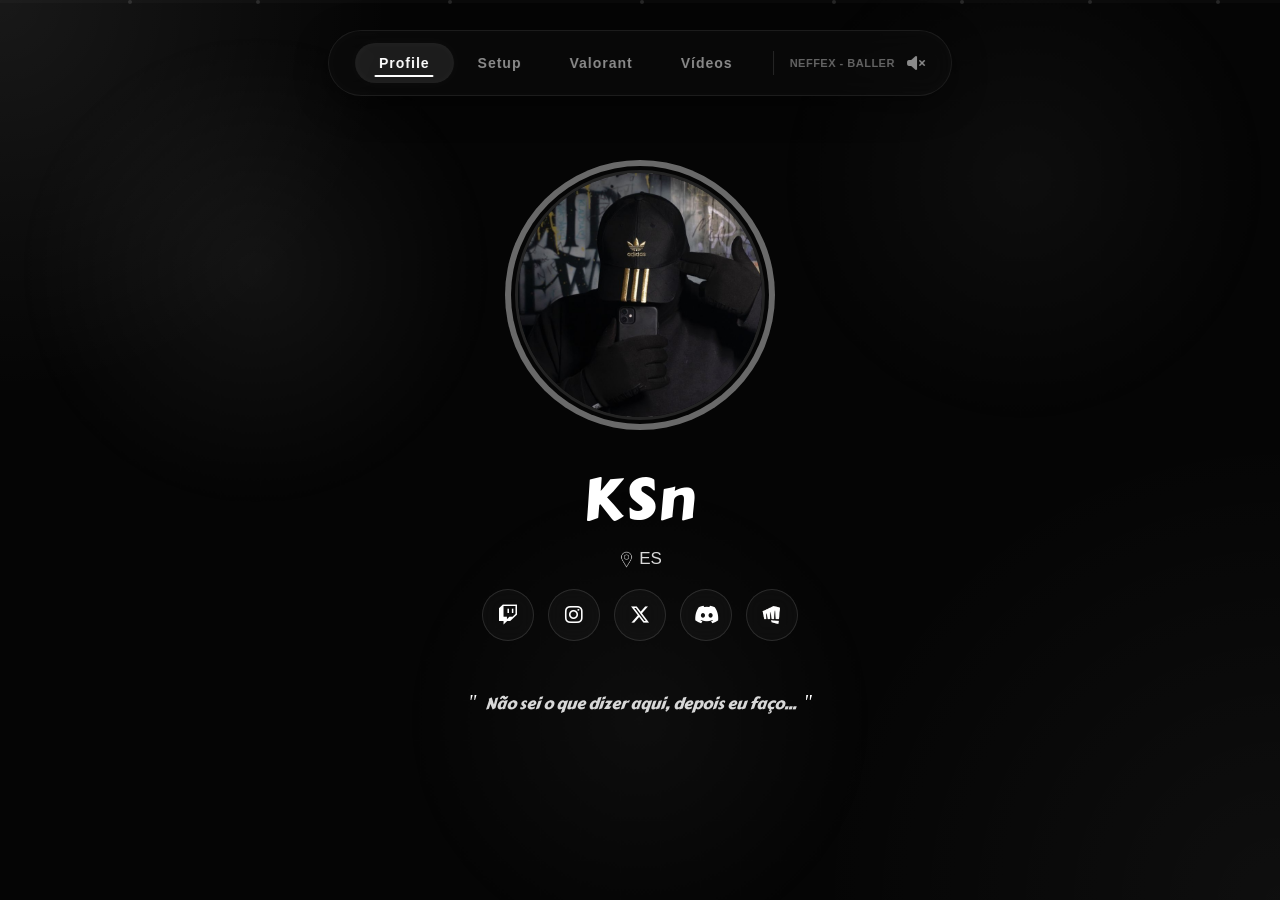
<file: index.html>
<!DOCTYPE html>
<html lang="pt-BR">

<head>
    <meta charset="UTF-8">

    <meta
        name="viewport"
        content="width=device-width, initial-scale=1.0"
    >

    <title>KSn | Profile</title>

    <link
        rel="icon"
        type="image/png"
        href="assets/img/avatar/logo perfil.png"
    >

    <link
        rel="stylesheet"
        href="https://cdnjs.cloudflare.com/ajax/libs/font-awesome/6.5.1/css/all.min.css"
    >

    <link rel="stylesheet" href="assets/css/global.css">
    <link rel="stylesheet" href="assets/css/index.css">

    <link rel="preconnect" href="https://fonts.googleapis.com">

    <link
        rel="preconnect"
        href="https://fonts.gstatic.com"
        crossorigin
    >

    <link
        href="https://fonts.googleapis.com/css2?family=Bowlby+One&family=Carter+One&display=swap"
        rel="stylesheet"
    >

    <meta name="author" content="KSn">

    <meta property="og:type" content="website">
    <meta property="og:url" content="https://khrissodre.github.io/KSn/">
    <meta property="og:title" content="KSn | Links Oficiais">

    <meta
        property="og:description"
        content="Acesse minhas redes sociais, lives e setup."
    >

    <meta
        property="og:image"
        content="https://khrissodre.github.io/KSn/img/logo%20perfil.png"
    >

    <meta name="twitter:card" content="summary_large_image">
    <meta name="twitter:title" content="KSn | Profile">

    <meta
        name="twitter:description"
        content="Player de Valorant. Links oficiais aqui."
    >

    <meta
        name="twitter:image"
        content="https://khrissodre.github.io/KSn/img/logo%20perfil.png"
    >
</head>

<body>

    <div class="music-progress-container">
        <div
            id="music-progress-bar"
            class="music-progress-fill"
        ></div>
    </div>

    <div class="particles" aria-hidden="true">
        <span></span>
        <span></span>
        <span></span>
        <span></span>
        <span></span>
        <span></span>
        <span></span>
        <span></span>
    </div>

    <div class="cursor" aria-hidden="true"></div>

    <header>
        <nav class="navbar" aria-label="Navegação principal">

            <a href="index.html" class="active">Profile</a>
            <a href="setup.html">Setup</a>
            <a href="setting.html">Valorant</a>
            <a href="video.html">Vídeos</a>

            <div class="divisor" aria-hidden="true"></div>

            <span
                id="music-status"
                class="music-text-status"
            >
                NEFFEX - Baller
            </span>

            <button
                type="button"
                onclick="toggleMusic()"
                class="botao-musica"
                aria-label="Ativar ou desativar música"
            >
                <i
                    id="img-music"
                    class="fa-solid fa-volume-xmark"
                    aria-hidden="true"
                ></i>
            </button>

        </nav>
    </header>

    <main>

        <div class="profile-header">

            <div class="foto-container">
                <img
                    class="foto-perfil"
                    src="assets/img/avatar/logo perfil.png"
                    alt="Foto de perfil de KSn"
                >
            </div>

            <h1>KSn</h1>

            <p class="location">
                <img
                    src="assets/img/icones/pino-de-localizacao.png"
                    alt=""
                    aria-hidden="true"
                >
                ES
            </p>

            <div class="social-links">

                <a
                    href="https://www.twitch.tv/ksnx_"
                    class="social-btn twitch"
                    target="_blank"
                    rel="noopener noreferrer"
                    aria-label="Twitch de KSn"
                >
                    <i class="fab fa-twitch" aria-hidden="true"></i>
                </a>

                <a
                    href="https://www.instagram.com/khrissodre/"
                    class="social-btn instagram"
                    target="_blank"
                    rel="noopener noreferrer"
                    aria-label="Instagram de KSn"
                >
                    <i class="fab fa-instagram" aria-hidden="true"></i>
                </a>

                <a
                    href="https://x.com/KsSodre"
                    class="social-btn twitter"
                    target="_blank"
                    rel="noopener noreferrer"
                    aria-label="Perfil de KSn no X"
                >
                    <i class="fab fa-x-twitter" aria-hidden="true"></i>
                </a>

                <a
                    href="https://discord.gg/SvCsMb9gwh"
                    class="social-btn discord"
                    target="_blank"
                    rel="noopener noreferrer"
                    aria-label="Servidor de KSn no Discord"
                >
                    <i class="fab fa-discord" aria-hidden="true"></i>
                </a>

                <div class="copy-wrapper">
                    <a
                        href="#"
                        data-copy="KSn#027"
                        onclick="event.preventDefault(); copiarRiotID(this, this.dataset.copy)"
                        aria-label="Copiar Riot ID KSn#027"
                    >
                    
                        <img
                            src="assets/img/icones/logo riot.png"
                            alt=""
                            class="riot-icon"
                        >
                    </a>
                </div>

            </div>
        </div>

        <h2 class="bio">
            Não sei o que dizer aqui, depois eu faço...
        </h2>

    </main>

    <audio id="musica" loop preload="auto">
        <source
            src="assets/audio/NEFFEX - Baller.mp3"
            type="audio/mpeg"
        >
    </audio>

    <script src="assets/js/global.js"></script>
    <script src="assets/js/index.js"></script>

</body>
</html>
</file>
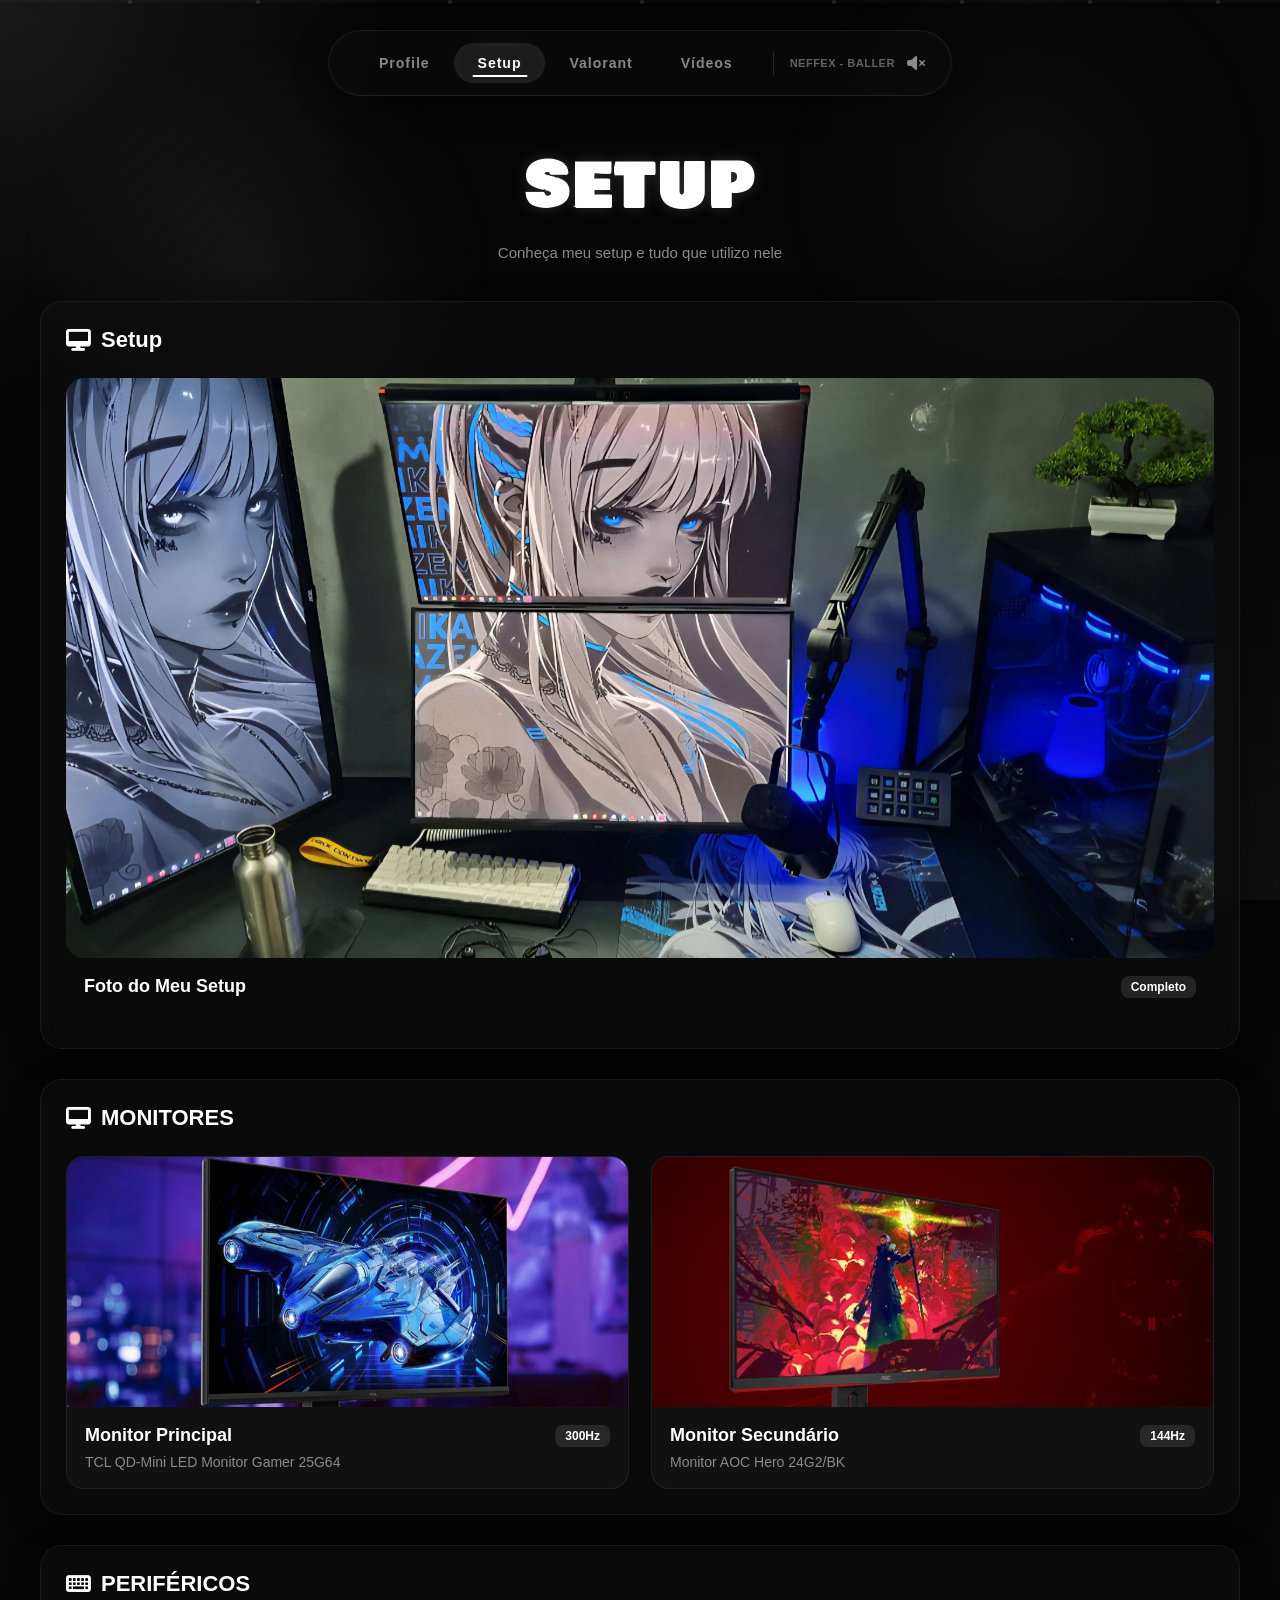
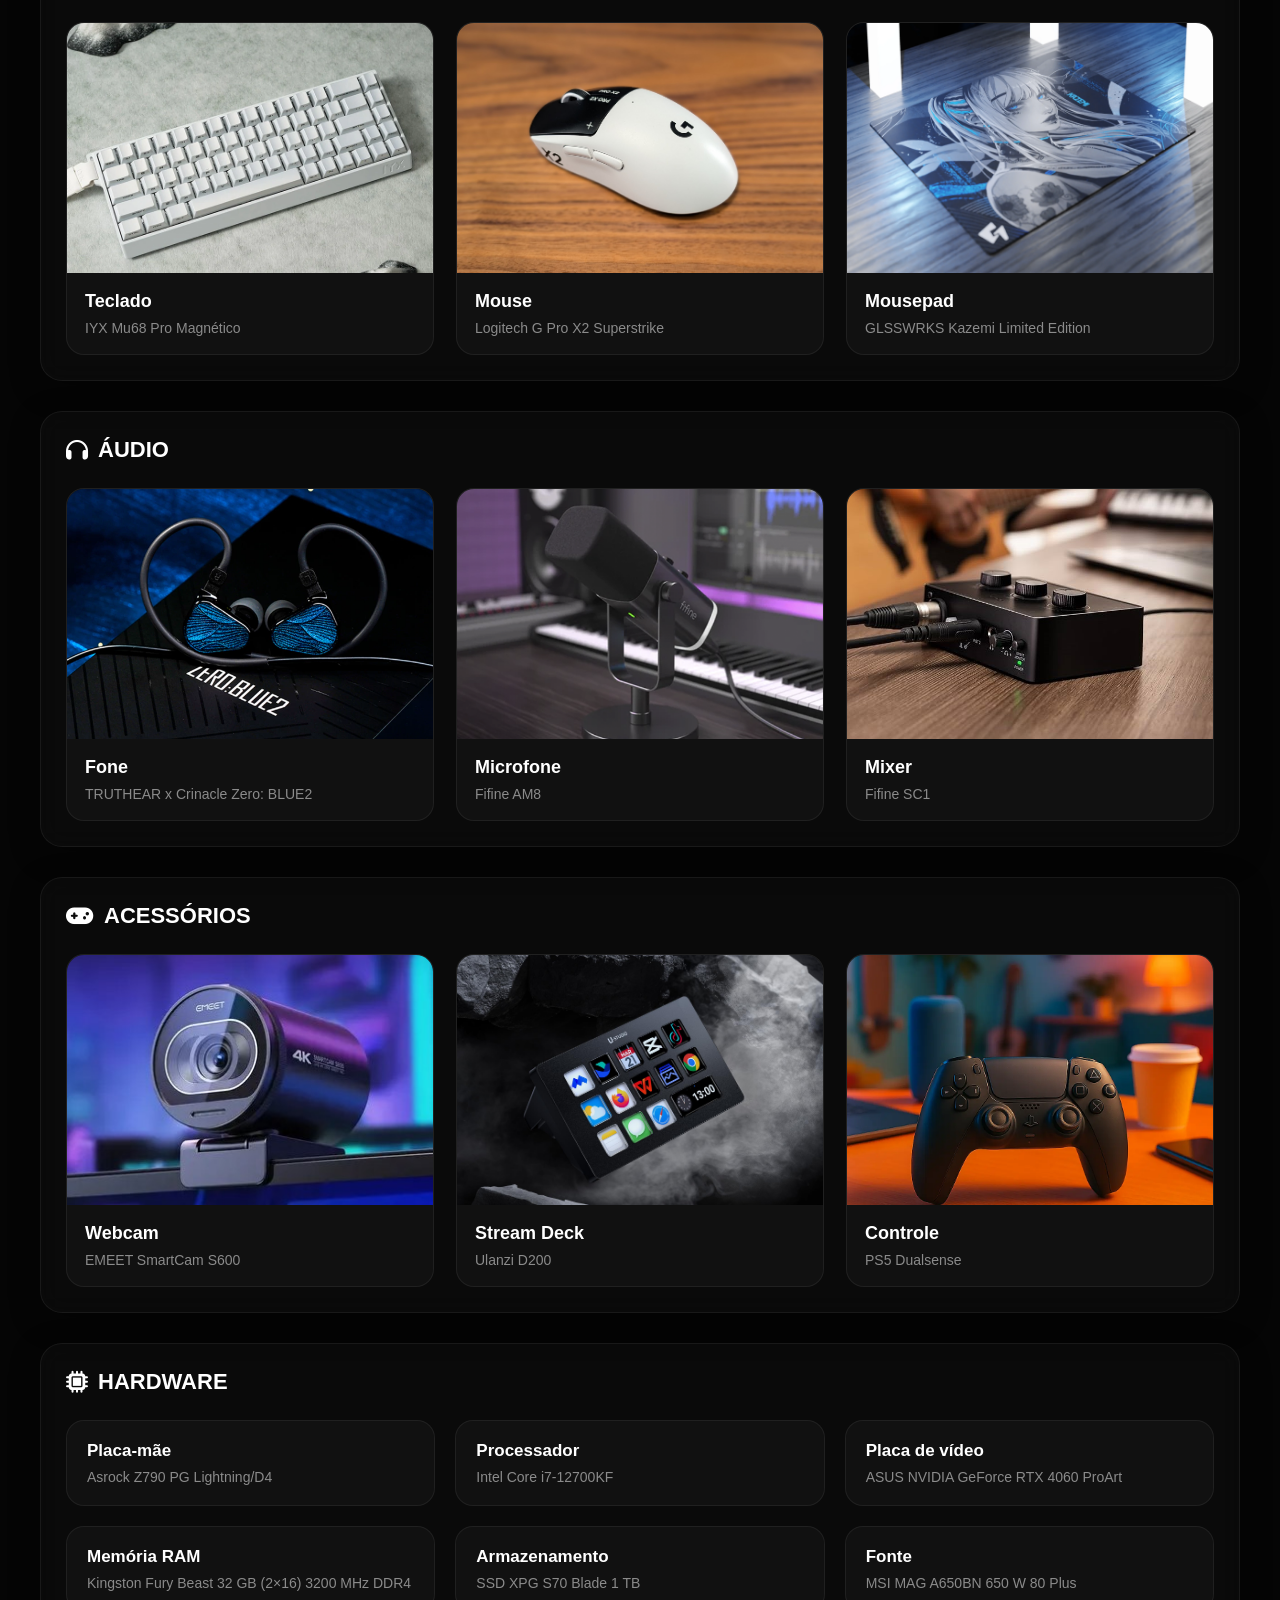
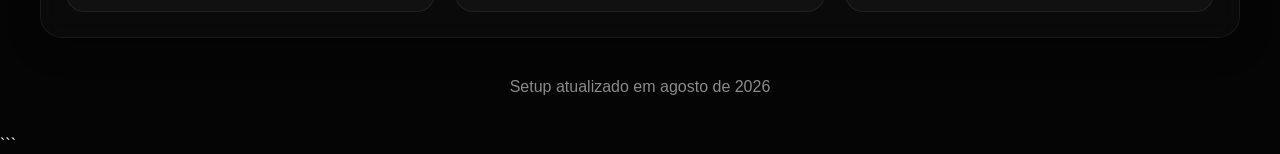
<file: setup.html>
<!DOCTYPE html>
<html lang="pt-BR">

<head>
    <meta charset="UTF-8">
    <meta name="viewport" content="width=device-width, initial-scale=1.0">

    <title>KSn | Setup</title>

    <meta name="author" content="KSn">

    <!-- Compartilhamento -->
    <meta property="og:type" content="website">
    <meta property="og:url" content="https://khrissodre.github.io/KSn/setup.html">
    <meta property="og:title" content="KSn | Setup">
    <meta property="og:description" content="Conheça meu setup, periféricos e hardware.">
    <meta property="og:image" content="https://khrissodre.github.io/KSn/img/logo%20perfil.png">

    <meta name="twitter:card" content="summary_large_image">
    <meta name="twitter:title" content="KSn | Setup">
    <meta name="twitter:description" content="Conheça meu setup, periféricos e hardware.">
    <meta name="twitter:image" content="https://khrissodre.github.io/KSn/img/logo%20perfil.png">

    <!-- Ícone -->
    <link rel="icon" type="image/png" href="img/logo perfil.png">

    <!-- Font Awesome -->
    <link
        rel="stylesheet"
        href="https://cdnjs.cloudflare.com/ajax/libs/font-awesome/6.5.1/css/all.min.css"
    >

    <!-- CSS -->
    <link rel="stylesheet" href="assets/css/global.css">
    <link rel="stylesheet" href="assets/css/layout.css">
    <link rel="stylesheet" href="assets/css/setup.css">

    <!-- Fontes -->
    <link rel="preconnect" href="https://fonts.googleapis.com">
    <link rel="preconnect" href="https://fonts.gstatic.com" crossorigin>

    <link
        href="https://fonts.googleapis.com/css2?family=Bowlby+One&family=Carter+One&display=swap"
        rel="stylesheet"
    >
</head>

<body>

    <!-- Progresso da música -->
    <div class="music-progress-container">
        <div
            id="music-progress-bar"
            class="music-progress-fill"
        ></div>
    </div>

    <!-- Partículas -->
    <div class="particles" aria-hidden="true">
        <span></span>
        <span></span>
        <span></span>
        <span></span>
        <span></span>
        <span></span>
        <span></span>
        <span></span>
    </div>

    <!-- Cursor customizado -->
    <div class="cursor" aria-hidden="true"></div>

    <!-- Navbar -->
    <header>
        <nav class="navbar" aria-label="Navegação principal">

            <a href="index.html">Profile</a>
            <a href="setup.html" class="active">Setup</a>
            <a href="setting.html">Valorant</a>
            <a href="video.html">Vídeos</a>

            <div class="divisor" aria-hidden="true"></div>

            <span
                id="music-status"
                class="music-text-status"
            >
                NEFFEX - Baller
            </span>

            <button
                type="button"
                onclick="toggleMusic()"
                class="botao-musica"
                aria-label="Ativar ou desativar música"
            >
                <i
                    id="img-music"
                    class="fa-solid fa-volume-xmark"
                    aria-hidden="true"
                ></i>
            </button>

        </nav>
    </header>

    <!-- Conteúdo -->
    <main class="setup-container">

        <h1 class="setup-title">SETUP</h1>

        <p class="setup-subtitle">
            Conheça meu setup e tudo que utilizo nele
        </p>

        <!-- Meu setup -->
        <section class="setup-group my-setup" id="main-setup">

            <h2 class="group-title">
                <i class="fa-solid fa-desktop" aria-hidden="true"></i>
                Setup
            </h2>

            <div class="cards-grid">

                <div class="setup-card">

                    <img
                        src="assets/img/setup/Meusetup.jpg"
                        class="setup-photo"
                        alt="Foto completa do setup de KSn"
                    >

                    <div class="card-info">
                        <span class="badge">Completo</span>
                        <h3>Foto do Meu Setup</h3>
                    </div>

                </div>

            </div>
        </section>

        <!-- Monitores -->
        <section class="setup-group">

            <h2 class="group-title">
                <i class="fa-solid fa-desktop" aria-hidden="true"></i>
                MONITORES
            </h2>

            <div class="cards-grid">

                <div
                    class="setup-card"
                    onclick="copiarTexto(this)"
                    role="button"
                    tabindex="0"
                >
                    <img
                        src="assets/img/setup/TCL QD-Mini LED Monitor Gamer 25G64.jpeg"
                        alt="Monitor TCL QD-Mini LED 25G64"
                    >

                    <div class="card-info">
                        <span class="badge">300Hz</span>
                        <h3>Monitor Principal</h3>
                        <p>TCL QD-Mini LED Monitor Gamer 25G64</p>
                    </div>
                </div>

                <div
                    class="setup-card"
                    onclick="copiarTexto(this)"
                    role="button"
                    tabindex="0"
                >
                    <img
                        src="assets/img/setup/Monitor AOC Hero 24G2 BK.jpg"
                        alt="Monitor AOC Hero 24G2/BK"
                    >

                    <div class="card-info">
                        <span class="badge">144Hz</span>
                        <h3>Monitor Secundário</h3>
                        <p>Monitor AOC Hero 24G2/BK</p>
                    </div>
                </div>

            </div>
        </section>

        <!-- Periféricos -->
        <section class="setup-group">

            <h2 class="group-title">
                <i class="fa-solid fa-keyboard" aria-hidden="true"></i>
                PERIFÉRICOS
            </h2>

            <div class="cards-grid">

                <div
                    class="setup-card"
                    onclick="copiarTexto(this)"
                    role="button"
                    tabindex="0"
                >
                    <img
                        src="assets/img/setup/IYX Mu68 Pro Magnético.webp"
                        alt="Teclado IYX Mu68 Pro Magnético"
                    >

                    <div class="card-info">
                        <h3>Teclado</h3>
                        <p>IYX Mu68 Pro Magnético</p>
                    </div>
                </div>

                <div
                    class="setup-card"
                    onclick="copiarTexto(this)"
                    role="button"
                    tabindex="0"
                >
                    <img
                        src="assets/img/setup/Logitech G Pro X2 Superstrike.jpg"
                        alt="Mouse Logitech G Pro X2 Superstrike"
                    >

                    <div class="card-info">
                        <h3>Mouse</h3>
                        <p>Logitech G Pro X2 Superstrike</p>
                    </div>
                </div>

                <div
                    class="setup-card"
                    onclick="copiarTexto(this)"
                    role="button"
                    tabindex="0"
                >
                    <img
                        src="assets/img/setup/GLSSWRKS Kazemi Limited Edition.webp"
                        alt="Mousepad GLSSWRKS Kazemi Limited Edition"
                    >

                    <div class="card-info">
                        <h3>Mousepad</h3>
                        <p>GLSSWRKS Kazemi Limited Edition</p>
                    </div>
                </div>

            </div>
        </section>

        <!-- Áudio -->
        <section class="setup-group">

            <h2 class="group-title">
                <i class="fa-solid fa-headphones" aria-hidden="true"></i>
                ÁUDIO
            </h2>

            <div class="cards-grid">

                <div
                    class="setup-card"
                    onclick="copiarTexto(this)"
                    role="button"
                    tabindex="0"
                >
                    <img
                        src="assets/img/setup/TRUTHEAR x Crinacle Zero BLUE2.webp"
                        alt="Fone TRUTHEAR x Crinacle Zero BLUE2"
                    >

                    <div class="card-info">
                        <h3>Fone</h3>
                        <p>TRUTHEAR x Crinacle Zero: BLUE2</p>
                    </div>
                </div>

                <div
                    class="setup-card"
                    onclick="copiarTexto(this)"
                    role="button"
                    tabindex="0"
                >
                    <img
                        src="assets/img/setup/Fifine AM8.webp"
                        alt="Microfone Fifine AM8"
                    >

                    <div class="card-info">
                        <h3>Microfone</h3>
                        <p>Fifine AM8</p>
                    </div>
                </div>

                <div
                    class="setup-card"
                    onclick="copiarTexto(this)"
                    role="button"
                    tabindex="0"
                >
                    <img
                        src="assets/img/setup/mixer audio fifine sc1.jpg"
                        alt="Mixer Fifine SC1"
                    >

                    <div class="card-info">
                        <h3>Mixer</h3>
                        <p>Fifine SC1</p>
                    </div>
                </div>

            </div>
        </section>

        <!-- Acessórios -->
        <section class="setup-group">

            <h2 class="group-title">
                <i class="fa-solid fa-gamepad" aria-hidden="true"></i>
                ACESSÓRIOS
            </h2>

            <div class="cards-grid">

                <div
                    class="setup-card"
                    onclick="copiarTexto(this)"
                    role="button"
                    tabindex="0"
                >
                    <img
                        src="assets/img/setup/Emeet s600.jpg"
                        alt="Webcam EMEET SmartCam S600"
                    >

                    <div class="card-info">
                        <h3>Webcam</h3>
                        <p>EMEET SmartCam S600</p>
                    </div>
                </div>

                <div
                    class="setup-card"
                    onclick="copiarTexto(this)"
                    role="button"
                    tabindex="0"
                >
                    <img
                        src="assets/img/setup/Ulanzi d200.jpg"
                        alt="Stream Deck Ulanzi D200"
                    >

                    <div class="card-info">
                        <h3>Stream Deck</h3>
                        <p>Ulanzi D200</p>
                    </div>
                </div>

                <div
                    class="setup-card"
                    onclick="copiarTexto(this)"
                    role="button"
                    tabindex="0"
                >
                    <img
                        src="assets/img/setup/Dualsense.webp"
                        alt="Controle Dualsense"
                    >

                    <div class="card-info">
                        <h3>Controle</h3>
                        <p>PS5 Dualsense</p>
                    </div>
                </div>

            </div>
        </section>

        <!-- Hardware -->
        <section class="setup-group">

            <h2 class="group-title">
                <i class="fa-solid fa-microchip" aria-hidden="true"></i>
                HARDWARE
            </h2>

            <div class="hardware-grid">

                <div
                    class="hardware-card"
                    onclick="copiarTexto(this)"
                    role="button"
                    tabindex="0"
                >
                    <h3>Placa-mãe</h3>
                    <p>Asrock Z790 PG Lightning/D4</p>
                </div>

                <div
                    class="hardware-card"
                    onclick="copiarTexto(this)"
                    role="button"
                    tabindex="0"
                >
                    <h3>Processador</h3>
                    <p>Intel Core i7-12700KF</p>
                </div>

                <div
                    class="hardware-card"
                    onclick="copiarTexto(this)"
                    role="button"
                    tabindex="0"
                >
                    <h3>Placa de vídeo</h3>
                    <p>ASUS NVIDIA GeForce RTX 4060 ProArt</p>
                </div>

                <div
                    class="hardware-card"
                    onclick="copiarTexto(this)"
                    role="button"
                    tabindex="0"
                >
                    <h3>Memória RAM</h3>
                    <p>Kingston Fury Beast 32 GB (2×16) 3200 MHz DDR4</p>
                </div>

                <div
                    class="hardware-card"
                    onclick="copiarTexto(this)"
                    role="button"
                    tabindex="0"
                >
                    <h3>Armazenamento</h3>
                    <p>SSD XPG S70 Blade 1 TB</p>
                </div>

                <div
                    class="hardware-card"
                    onclick="copiarTexto(this)"
                    role="button"
                    tabindex="0"
                >
                    <h3>Fonte</h3>
                    <p>MSI MAG A650BN 650 W 80 Plus</p>
                </div>

            </div>
        </section>

        <footer class="setup-footer">
            <p>Setup atualizado em agosto de 2026</p>
        </footer>

    </main>

    <!-- Música -->
    <audio id="musica" loop preload="auto">
        <source
            src="assets/audio/NEFFEX - Baller.mp3"
            type="audio/mpeg"
        >
    </audio>

    <!-- JavaScript -->
    <script src="assets/js/global.js"></script>
    <script src="assets/js/setup.js"></script>

</body>
</html>
```
</file>
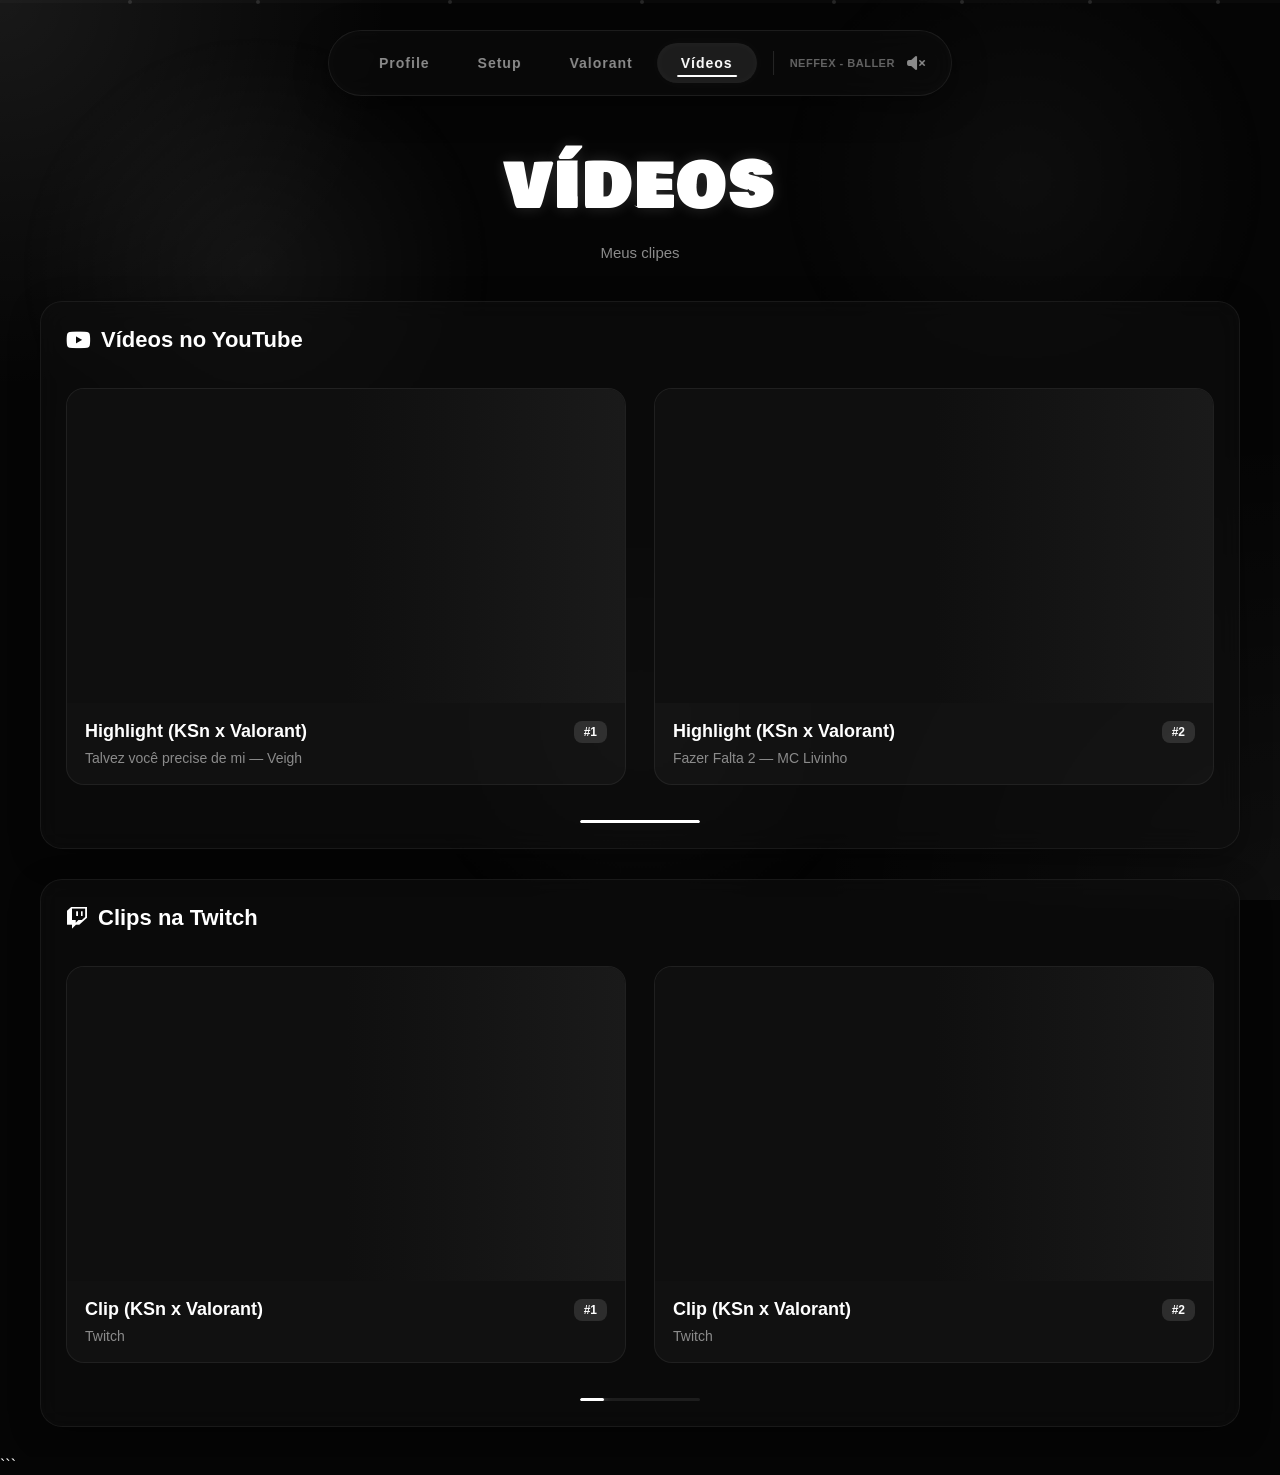
<file: video.html>
<!DOCTYPE html>
<html lang="pt-BR">

<head>
    <meta charset="UTF-8">
    <meta name="viewport" content="width=device-width, initial-scale=1.0">

    <title>KSn | Vídeos</title>

    <meta name="author" content="KSn">

    <meta property="og:type" content="website">
    <meta property="og:url" content="https://khrissodre.github.io/KSn/video.html">
    <meta property="og:title" content="KSn | Vídeos">
    <meta property="og:description" content="Confira meus vídeos no YouTube e clips da Twitch.">
    <meta property="og:image" content="https://khrissodre.github.io/KSn/img/logo%20perfil.png">

    <meta name="twitter:card" content="summary_large_image">
    <meta name="twitter:title" content="KSn | Vídeos">
    <meta name="twitter:description" content="Confira meus vídeos no YouTube e clips da Twitch.">
    <meta name="twitter:image" content="https://khrissodre.github.io/KSn/img/logo%20perfil.png">

    <link rel="icon" type="image/png" href="img/logo perfil.png">

    <link
        rel="stylesheet"
        href="https://cdnjs.cloudflare.com/ajax/libs/font-awesome/6.5.1/css/all.min.css"
    >

    <link rel="stylesheet" href="assets/css/global.css">
    <link rel="stylesheet" href="assets/css/layout.css">
    <link rel="stylesheet" href="assets/css/videos.css">

    <link rel="preconnect" href="https://fonts.googleapis.com">

    <link
        rel="preconnect"
        href="https://fonts.gstatic.com"
        crossorigin
    >

    <link
        href="https://fonts.googleapis.com/css2?family=Bowlby+One&family=Carter+One&display=swap"
        rel="stylesheet"
    >
</head>

<body>

    <div class="music-progress-container">
        <div
            id="music-progress-bar"
            class="music-progress-fill"
        ></div>
    </div>

    <div class="particles" aria-hidden="true">
        <span></span>
        <span></span>
        <span></span>
        <span></span>
        <span></span>
        <span></span>
        <span></span>
        <span></span>
    </div>

    <div class="cursor" aria-hidden="true"></div>

    <header>
        <nav class="navbar" aria-label="Navegação principal">

            <a href="index.html">Profile</a>
            <a href="setup.html">Setup</a>
            <a href="setting.html">Valorant</a>
            <a href="video.html" class="active">Vídeos</a>

            <div class="divisor" aria-hidden="true"></div>

            <span
                id="music-status"
                class="music-text-status"
            >
                NEFFEX - Baller
            </span>

            <button
                type="button"
                onclick="toggleMusic()"
                class="botao-musica"
                aria-label="Ativar ou desativar música"
            >
                <i
                    id="img-music"
                    class="fa-solid fa-volume-xmark"
                    aria-hidden="true"
                ></i>
            </button>

        </nav>
    </header>

    <main class="setup-container">

        <h1 class="setup-title">VÍDEOS</h1>

        <p class="setup-subtitle">
            Meus clipes
        </p>

        <!-- YouTube -->
        <section class="setup-group">

            <h2 class="group-title">
                <i
                    class="fa-brands fa-youtube"
                    aria-hidden="true"
                ></i>
                Vídeos no YouTube
            </h2>

            <div class="carousel-wrapper">

                <button
                    type="button"
                    class="arrow-btn prev"
                    onclick="scrollClick(this, -1)"
                    aria-label="Vídeo anterior"
                >
                    <i
                        class="fa-solid fa-chevron-left"
                        aria-hidden="true"
                    ></i>
                </button>

                <div
                    class="cards-grid carousel-grid"
                    id="carousel-yt"
                >

                    <article class="setup-card">

                        <div class="video-wrapper">
                            <div class="video-overlay"></div>

                            <iframe
                                loading="lazy"
                                src="https://www.youtube.com/embed/0t7FqWpvGq4"
                                title="Highlight 1 de KSn no Valorant"
                                allow="accelerometer; autoplay; clipboard-write; encrypted-media; gyroscope; picture-in-picture; web-share"
                                referrerpolicy="strict-origin-when-cross-origin"
                                allowfullscreen
                            ></iframe>
                        </div>

                        <div class="card-info highlight-info">
                            <span class="badge">#1</span>
                            <h3>Highlight (KSn x Valorant)</h3>
                            <p>Talvez você precise de mi — Veigh</p>
                        </div>

                    </article>

                    <article class="setup-card">

                        <div class="video-wrapper">
                            <div class="video-overlay"></div>

                            <iframe
                                loading="lazy"
                                src="https://www.youtube.com/embed/kAn_0WxZJ_g"
                                title="Highlight 2 de KSn no Valorant"
                                allow="accelerometer; autoplay; clipboard-write; encrypted-media; gyroscope; picture-in-picture; web-share"
                                referrerpolicy="strict-origin-when-cross-origin"
                                allowfullscreen
                            ></iframe>
                        </div>

                        <div class="card-info highlight-info">
                            <span class="badge">#2</span>
                            <h3>Highlight (KSn x Valorant)</h3>
                            <p>Fazer Falta 2 — MC Livinho</p>
                        </div>

                    </article>

                </div>

                <button
                    type="button"
                    class="arrow-btn next"
                    onclick="scrollClick(this, 1)"
                    aria-label="Próximo vídeo"
                >
                    <i
                        class="fa-solid fa-chevron-right"
                        aria-hidden="true"
                    ></i>
                </button>

            </div>

            <div class="carousel-controls">
                <div class="carousel-timeline">
                    <div class="timeline-progress"></div>
                </div>
            </div>

        </section>

        <!-- Twitch -->
        <section class="setup-group">

            <h2 class="group-title">
                <i
                    class="fa-brands fa-twitch"
                    aria-hidden="true"
                ></i>
                Clips na Twitch
            </h2>

            <div class="carousel-wrapper">

                <button
                    type="button"
                    class="arrow-btn prev"
                    onclick="scrollClick(this, -1)"
                    aria-label="Clip anterior"
                >
                    <i
                        class="fa-solid fa-chevron-left"
                        aria-hidden="true"
                    ></i>
                </button>

                <div
                    class="cards-grid twitch-grid carousel-grid"
                    id="carousel-twitch"
                >

                    <article class="setup-card">
                        <div class="video-wrapper">
                            <div class="video-overlay"></div>

                            <iframe
                                loading="lazy"
                                src="https://clips.twitch.tv/embed?clip=AuspiciousSparklingBillBloodTrail-ca9gPk64_yTCbNz4&parent=khrissodre.github.io"
                                title="Clip 1 de KSn na Twitch"
                                allowfullscreen
                            ></iframe>
                        </div>

                        <div class="card-info highlight-info">
                            <span class="badge">#1</span>
                            <h3>Clip (KSn x Valorant)</h3>
                            <p>Twitch</p>
                        </div>
                    </article>

                    <article class="setup-card">
                        <div class="video-wrapper">
                            <div class="video-overlay"></div>

                            <iframe
                                loading="lazy"
                                src="https://clips.twitch.tv/embed?clip=BitterInspiringRatBuddhaBar-WWxsHkcrGm9wAU9V&parent=khrissodre.github.io"
                                title="Clip 2 de KSn na Twitch"
                                allowfullscreen
                            ></iframe>
                        </div>

                        <div class="card-info highlight-info">
                            <span class="badge">#2</span>
                            <h3>Clip (KSn x Valorant)</h3>
                            <p>Twitch</p>
                        </div>
                    </article>

                    <article class="setup-card">
                        <div class="video-wrapper">
                            <div class="video-overlay"></div>

                            <iframe
                                loading="lazy"
                                src="https://clips.twitch.tv/embed?clip=PuzzledKathishJackalDxCat-vzcCEDytZ3nGiWKs&parent=khrissodre.github.io"
                                title="Clip 3 de KSn na Twitch"
                                allowfullscreen
                            ></iframe>
                        </div>

                        <div class="card-info highlight-info">
                            <span class="badge">#3</span>
                            <h3>Clip (KSn x Valorant)</h3>
                            <p>Twitch</p>
                        </div>
                    </article>

                    <article class="setup-card">
                        <div class="video-wrapper">
                            <div class="video-overlay"></div>

                            <iframe
                                loading="lazy"
                                src="https://clips.twitch.tv/embed?clip=TawdryVibrantFriesPJSalt-3W17Ojme1EiO0Sgu&parent=khrissodre.github.io"
                                title="Clip 4 de KSn na Twitch"
                                allowfullscreen
                            ></iframe>
                        </div>

                        <div class="card-info highlight-info">
                            <span class="badge">#4</span>
                            <h3>Clip (KSn x Valorant)</h3>
                            <p>Twitch</p>
                        </div>
                    </article>

                    <article class="setup-card">
                        <div class="video-wrapper">
                            <div class="video-overlay"></div>

                            <iframe
                                loading="lazy"
                                src="https://clips.twitch.tv/embed?clip=SpikyDoubtfulCourgetteOSfrog-MoZH2CIeXCHwQ_q5&parent=khrissodre.github.io"
                                title="Clip 5 de KSn na Twitch"
                                allowfullscreen
                            ></iframe>
                        </div>

                        <div class="card-info highlight-info">
                            <span class="badge">#5</span>
                            <h3>Clip (KSn x Valorant)</h3>
                            <p>Twitch</p>
                        </div>
                    </article>

                    <article class="setup-card">
                        <div class="video-wrapper">
                            <div class="video-overlay"></div>

                            <iframe
                                loading="lazy"
                                src="https://clips.twitch.tv/embed?clip=MildCaringKathyDoggo-hyoDxu3n3kivdReT&parent=khrissodre.github.io"
                                title="Clip 6 de KSn na Twitch"
                                allowfullscreen
                            ></iframe>
                        </div>

                        <div class="card-info highlight-info">
                            <span class="badge">#6</span>
                            <h3>Clip (KSn x Valorant)</h3>
                            <p>Twitch</p>
                        </div>
                    </article>

                    <article class="setup-card">
                        <div class="video-wrapper">
                            <div class="video-overlay"></div>

                            <iframe
                                loading="lazy"
                                src="https://clips.twitch.tv/embed?clip=JazzyProductiveCrocodileCmonBruh-PBWJWfKNf6HGP_qd&parent=khrissodre.github.io"
                                title="Clip 7 de KSn na Twitch"
                                allowfullscreen
                            ></iframe>
                        </div>

                        <div class="card-info highlight-info">
                            <span class="badge">#7</span>
                            <h3>Clip (KSn x Valorant)</h3>
                            <p>Twitch</p>
                        </div>
                    </article>

                    <article class="setup-card">
                        <div class="video-wrapper">
                            <div class="video-overlay"></div>

                            <iframe
                                loading="lazy"
                                src="https://clips.twitch.tv/embed?clip=BumblingArtsyRamenHeyGuys-Ct0VxxYtBwZ7SSp4&parent=khrissodre.github.io"
                                title="Clip 8 de KSn na Twitch"
                                allowfullscreen
                            ></iframe>
                        </div>

                        <div class="card-info highlight-info">
                            <span class="badge">#8</span>
                            <h3>Clip (KSn x Valorant)</h3>
                            <p>Twitch</p>
                        </div>
                    </article>

                    <article class="setup-card">
                        <div class="video-wrapper">
                            <div class="video-overlay"></div>

                            <iframe
                                loading="lazy"
                                src="https://clips.twitch.tv/embed?clip=CorrectHungryCakeRaccAttack-sosLS0aSKkftmrH7&parent=khrissodre.github.io"
                                title="Clip 9 de KSn na Twitch"
                                allowfullscreen
                            ></iframe>
                        </div>

                        <div class="card-info highlight-info">
                            <span class="badge">#9</span>
                            <h3>Clip (KSn x Valorant)</h3>
                            <p>Twitch</p>
                        </div>
                    </article>

                    <article class="setup-card">
                        <div class="video-wrapper">
                            <div class="video-overlay"></div>

                            <iframe
                                loading="lazy"
                                src="https://clips.twitch.tv/embed?clip=AmazonianFairDunlinDendiFace-pPXAkMsZjpZHppsN&parent=khrissodre.github.io"
                                title="Clip 10 de KSn na Twitch"
                                allowfullscreen
                            ></iframe>
                        </div>

                        <div class="card-info highlight-info">
                            <span class="badge">#10</span>
                            <h3>Clip (KSn x Valorant)</h3>
                            <p>Twitch</p>
                        </div>
                    </article>

                </div>

                <button
                    type="button"
                    class="arrow-btn next"
                    onclick="scrollClick(this, 1)"
                    aria-label="Próximo clip"
                >
                    <i
                        class="fa-solid fa-chevron-right"
                        aria-hidden="true"
                    ></i>
                </button>

            </div>

            <div class="carousel-controls">
                <div class="carousel-timeline">
                    <div class="timeline-progress"></div>
                </div>
            </div>

        </section>

    </main>

    <audio id="musica" loop preload="auto">
        <source
            src="assets/audio/NEFFEX - Baller.mp3"
            type="audio/mpeg"
        >
    </audio>

    <script src="assets/js/global.js"></script>
    <script src="assets/js/videos.js"></script>

</body>
</html>
```
</file>
<file: assets/css/global.css>
/* ==================================================
   GLOBAL.CSS
   Base compartilhada por todas as páginas
================================================== */

:root {
    --white: #ffffff;
    --white-soft: rgba(255, 255, 255, 0.12);
    --white-glow: rgba(255, 255, 255, 0.35);
    --bg: #050505;
    --card: #0f0f0f;
    --card-2: #141414;
    --border: rgba(255, 255, 255, 0.08);
    --text: #ffffff;
    --text-soft: #8b8b8b;
}

* {
    margin: 0;
    padding: 0;
    box-sizing: border-box;
    scrollbar-width: thin;
    scrollbar-color: rgba(255, 255, 255, 0.25) rgba(255, 255, 255, 0.03);
}

html {
    scroll-behavior: smooth;
}

body {
    min-height: 100vh;
    overflow-x: hidden;
    position: relative;
    font-family: "Segoe UI", sans-serif;
    color: var(--text);
    cursor: none;
    background:
        radial-gradient(circle at top left, rgba(255, 255, 255, 0.08), transparent 25%),
        radial-gradient(circle at bottom right, rgba(255, 255, 255, 0.04), transparent 30%),
        var(--bg);
    background-attachment: fixed;
}

body::before {
    content: "";
    position: fixed;
    inset: 0;
    z-index: -2;
    pointer-events: none;
    background:
        radial-gradient(circle at 20% 30%, rgba(255, 255, 255, 0.06), transparent 20%),
        radial-gradient(circle at 80% 20%, rgba(255, 255, 255, 0.04), transparent 20%),
        radial-gradient(circle at 50% 80%, rgba(255, 255, 255, 0.04), transparent 25%);
    animation: backgroundMove 12s ease-in-out infinite alternate;
    will-change: transform;
}

main {
    overflow: hidden;
}

a,
button {
    cursor: none;
}

/* BARRA DE PROGRESSO DA MÚSICA */
.music-progress-container {
    position: fixed;
    top: 0;
    left: 0;
    z-index: 1000001;
    width: 100%;
    height: 3px;
    overflow: hidden;
    background: rgba(255, 255, 255, 0.02);
}

.music-progress-fill {
    width: 0%;
    height: 100%;
    background: #ffffff;
    box-shadow: 0 0 10px rgba(255, 255, 255, 0.8), 0 0 5px rgba(255, 255, 255, 0.4);
    transition: width 0.2s linear;
}

/* PARTÍCULAS */
.particles {
    position: fixed;
    inset: 0;
    z-index: -1;
    overflow: hidden;
    pointer-events: none;
}

.particles span {
    position: absolute;
    width: 4px;
    height: 4px;
    border-radius: 50%;
    background: rgba(255, 255, 255, 0.12);
    animation: particleFloat linear infinite;
}

.particles span:nth-child(1) { left: 10%; animation-duration: 18s; }
.particles span:nth-child(2) { left: 20%; animation-duration: 25s; animation-delay: 2s; }
.particles span:nth-child(3) { left: 35%; animation-duration: 20s; animation-delay: 4s; }
.particles span:nth-child(4) { left: 50%; animation-duration: 22s; animation-delay: 1s; }
.particles span:nth-child(5) { left: 65%; animation-duration: 18s; animation-delay: 3s; }
.particles span:nth-child(6) { left: 75%; animation-duration: 26s; animation-delay: 5s; }
.particles span:nth-child(7) { left: 85%; animation-duration: 21s; animation-delay: 2s; }
.particles span:nth-child(8) { left: 95%; animation-duration: 24s; animation-delay: 4s; }

/* CURSOR CUSTOMIZADO */
.cursor {
    position: fixed;
    top: 0;
    left: 0;
    z-index: 1000000;
    width: 18px;
    height: 18px;
    border-radius: 50%;
    pointer-events: none;
    transform: translate(-50%, -50%);
    background: rgba(255, 255, 255, 0.9);
    box-shadow: 0 0 15px rgba(255, 255, 255, 0.7), 0 0 30px rgba(255, 255, 255, 0.4);
    transition: width 0.2s ease, height 0.2s ease, background 0.2s ease, box-shadow 0.2s ease;
    will-change: left, top;
}

.cursor.active {
    width: 30px;
    height: 30px;
    background: rgba(255, 255, 255, 0.15);
    box-shadow: 0 0 20px rgba(255, 255, 255, 0.4);
}

/* NAVBAR */
.navbar {
    display: flex;
    align-items: center;
    width: fit-content;
    position: fixed;
    top: 10px;
    left: 50%;
    z-index: 1000;
    margin: 20px auto 0;
    padding: 12px 26px;
    border: 1px solid rgba(255, 255, 255, 0.08);
    border-radius: 60px;
    transform: translateX(-50%);
    background: rgba(15, 15, 15, 0.45);
    backdrop-filter: blur(14px);
    -webkit-backdrop-filter: blur(14px);
    box-shadow: 0 8px 35px rgba(0, 0, 0, 0.45), inset 0 0 20px rgba(255, 255, 255, 0.02);
    transition: box-shadow 0.35s ease;
}

.navbar:hover {
    box-shadow: 0 10px 40px rgba(0, 0, 0, 0.55), 0 0 25px rgba(255, 255, 255, 0.05);
}

.navbar a {
    position: relative;
    padding: 12px 24px;
    border-radius: 40px;
    color: #8b8b8b;
    font-size: 14px;
    font-weight: 600;
    letter-spacing: 1px;
    text-decoration: none;
    transition: color 0.3s ease, background 0.3s ease, transform 0.3s ease;
}

.navbar a:hover {
    color: white;
    transform: translateY(-2px);
    background: rgba(255, 255, 255, 0.05);
}

.navbar a.active {
    color: white;
    background: rgba(255, 255, 255, 0.08);
    box-shadow: inset 0 0 10px rgba(255, 255, 255, 0.04), 0 0 15px rgba(255, 255, 255, 0.03);
}

.navbar a::after {
    content: "";
    position: absolute;
    left: 50%;
    bottom: 6px;
    width: 0%;
    height: 2px;
    border-radius: 10px;
    transform: translateX(-50%);
    background: white;
    transition: width 0.35s ease;
}

.navbar a:hover::after,
.navbar a.active::after {
    width: 60%;
}

.divisor {
    width: 1px;
    height: 24px;
    margin: 0 16px;
    background: rgba(255, 255, 255, 0.12);
}

.music-text-status {
    display: inline-block !important;
    margin-right: 12px;
    color: #8b8b8b;
    font-size: 11px;
    font-weight: 600;
    letter-spacing: 0.5px;
    text-transform: uppercase;
    white-space: nowrap;
    opacity: 0.7;
    animation: textPulse 2s ease-in-out infinite alternate;
}

.botao-musica {
    display: inline-flex;
    align-items: center;
    justify-content: center;
    padding: 0;
    border: none;
    color: #8b8b8b;
    font-size: 16px;
    background: transparent;
    transition: color 0.3s ease, transform 0.3s ease;
}

.botao-musica:hover {
    color: #ffffff;
    transform: scale(1.15);
}

.botao-musica i,
.botao-musica #img-music {
    color: inherit !important;
    transition: color 0.3s ease;
}

/* SCROLLBAR */
::-webkit-scrollbar { width: 10px; }
::-webkit-scrollbar-track {
    border-radius: 10px;
    background: rgba(255, 255, 255, 0.03);
}
::-webkit-scrollbar-thumb {
    border: 2px solid rgba(0, 0, 0, 0.3);
    border-radius: 10px;
    background: rgba(255, 255, 255, 0.2);
}
::-webkit-scrollbar-thumb:hover { background: rgba(255, 255, 255, 0.35); }
::-webkit-scrollbar-corner { background: transparent; }

/* ANIMAÇÕES GLOBAIS */
@keyframes backgroundMove {
    from { transform: translateY(0) scale(1); }
    to { transform: translateY(-20px) scale(1.05); }
}

@keyframes particleFloat {
    from { transform: translateY(100vh) scale(0); opacity: 0; }
    10% { opacity: 1; }
    to { transform: translateY(-10vh) scale(1.2); opacity: 0; }
}

@keyframes textPulse {
    from { opacity: 0.4; text-shadow: 0 0 0 rgba(255, 255, 255, 0); }
    to { opacity: 0.8; text-shadow: 0 0 4px rgba(255, 255, 255, 0.1); }
}

@keyframes fadeUp {
    from { opacity: 0; transform: translateY(30px); }
    to { opacity: 1; transform: translateY(0); }
}

@keyframes fadeMini {
    from { opacity: 0; transform: translateY(-6px); }
    to { opacity: 1; transform: translateY(0); }
}

@media (max-width: 768px) {
    html,
    body,
    a,
    button,
    iframe {
        cursor: auto !important;
    }

    .cursor {
        display: none !important;
    }

    .particles {
        opacity: 0.4;
    }

    .navbar {
        top: 10px;
        width: 95%;
        padding: 10px 14px;
        justify-content: center;
        flex-wrap: wrap;
        gap: 6px;
        border-radius: 40px;
    }

    .navbar a {
        padding: 8px 10px;
        font-size: 12px;
        white-space: nowrap;
    }

    .divisor,
    .music-text-status {
        display: none !important;
    }

    .botao-musica {
        padding: 6px;
        font-size: 14px;
    }
}
</file>
<file: assets/css/index.css>
/* ==================================================
   INDEX.CSS
================================================== */

.profile-header {
    display: flex;
    flex-direction: column;
    align-items: center;
    margin-top: 110px;
    text-align: center;
    animation: fadeUp 1s ease forwards;
}

.foto-container {
    position: relative;
    display: flex;
    align-items: center;
    justify-content: center;
    width: 270px;
    height: 270px;
    margin-top: 50px;
}

.foto-container::before {
    content: "";
    position: absolute;
    width: 100%;
    height: 100%;
    border-radius: 50%;
    background: white;
    opacity: 0.4;
    animation: ringRotate 5s linear infinite;
}

.foto-container::after {
    content: "";
    position: absolute;
    inset: 6px;
    z-index: 1;
    border-radius: 50%;
    background: var(--bg);
}

.foto-perfil {
    position: relative;
    z-index: 2;
    width: 250px;
    height: 250px;
    border: 3px solid rgba(255, 255, 255, 0.12);
    border-radius: 50%;
    object-fit: cover;
    animation: fotoFloat 4s ease-in-out infinite;
}

.foto-perfil:hover {
    transform: scale(1.04);
}

.profile-header h1 {
    margin-top: 25px;
    margin-bottom: 10px;
    color: white;
    font-family: "Carter One", system-ui;
    font-size: 58px;
    font-weight: 400;
    letter-spacing: 2px;
    animation: nomeGlow 3s ease-in-out infinite;
    transition: transform 0.4s ease;
}

.profile-header h1:hover {
    transform: scale(1.03);
}

.location {
    display: flex;
    align-items: center;
    justify-content: center;
    gap: 4px;
    margin-top: -5px;
    color: #d8d8d8;
    font-size: 17px;
}

.location img {
    width: 17px;
    opacity: 0.7;
}

.social-links {
    display: flex;
    align-items: center;
    justify-content: center;
    gap: 14px;
    margin-top: 20px;
}

.copy-wrapper {
    position: relative;
    display: inline-block;
}

.social-btn,
.copy-wrapper a {
    position: relative;
    display: flex;
    align-items: center;
    justify-content: center;
    width: 52px;
    height: 52px;
    overflow: hidden;
    border: 1px solid rgba(255, 255, 255, 0.12);
    border-radius: 50%;
    text-decoration: none;
    background: rgba(255, 255, 255, 0.03);
    backdrop-filter: blur(10px);
    transition: transform 0.35s ease, box-shadow 0.35s ease;
}

.social-btn i,
.copy-wrapper img {
    position: relative;
    z-index: 2;
    transition: 0.35s ease;
}

.social-btn i {
    color: white;
    font-size: 20px;
}

.copy-wrapper img {
    width: 24px;
}

.social-btn::before,
.copy-wrapper a::before {
    content: "";
    position: absolute;
    left: 0;
    bottom: -100%;
    width: 100%;
    height: 100%;
    border-radius: 50%;
    background: white;
    transition: bottom 0.45s ease;
}

.social-btn:hover::before,
.copy-wrapper a:hover::before {
    bottom: 0;
}

.social-btn:hover,
.copy-wrapper a:hover {
    transform: translateY(-4px) scale(1.05);
    box-shadow: 0 0 18px rgba(255, 255, 255, 0.15);
}

.social-btn:hover i { color: var(--bg) !important; }
.copy-wrapper a:hover img { filter: brightness(0); }
.riot-icon { width: 40px !important; }

.copy-notif {
    position: absolute;
    top: 50%;
    left: calc(100% + 15px);
    z-index: 9999;
    display: flex;
    align-items: center;
    gap: 10px;
    width: fit-content;
    min-width: 140px;
    padding: 10px 14px;
    border: 1px solid rgba(255, 255, 255, 0.08);
    border-radius: 14px;
    transform: translateY(-50%);
    background: #111;
    animation: copyNotificationIn 0.25s ease;
}

.copy-content {
    display: flex;
    align-items: center;
    gap: 10px;
}

.copy-text strong {
    display: block;
    margin-bottom: 2px;
    color: white;
    font-size: 13px;
}

.copy-text span {
    display: flex;
    flex-direction: column;
    color: #b5b5b5;
    font-size: 13px;
}

.copy-content i {
    flex-shrink: 0;
    margin-top: 2px;
    color: white;
    font-size: 15px;
}

.copy-notif::before {
    content: "";
    position: absolute;
    top: 50%;
    left: -6px;
    width: 12px;
    height: 12px;
    border-left: 1px solid rgba(255, 255, 255, 0.08);
    border-bottom: 1px solid rgba(255, 255, 255, 0.08);
    transform: translateY(-50%) rotate(45deg);
    background: #111;
}

.bio {
    max-width: 500px;
    margin: 45px auto 0;
    color: #d8d8d8;
    font-family: "Carter One", cursive;
    font-size: 16px;
    font-style: italic;
    font-weight: 400;
    line-height: 1.6;
    text-align: center;
    animation: fadeUp 1s ease forwards;
}

.bio::before,
.bio::after {
    color: white;
    font-family: serif;
    font-size: 20px;
}

.bio::before { content: '"'; margin-right: 5px; }
.bio::after { content: '"'; margin-left: 5px; }

@keyframes fotoFloat {
    0%, 100% { transform: translateY(0); }
    50% { transform: translateY(-8px); }
}

@keyframes ringRotate {
    from { transform: rotate(0deg); }
    to { transform: rotate(360deg); }
}

@keyframes nomeGlow {
    0%, 100% { text-shadow: 0 0 8px rgba(255, 255, 255, 0.3), 0 0 18px rgba(255, 255, 255, 0.1); }
    50% { text-shadow: 0 0 12px rgba(255, 255, 255, 0.6), 0 0 28px rgba(255, 255, 255, 0.2); }
}

@keyframes copyNotificationIn {
    from { opacity: 0; transform: translateY(-50%) translateX(-10px); }
    to { opacity: 1; transform: translateY(-50%) translateX(0); }
}

@media (max-width: 768px) {
    .profile-header {
        margin-top: 120px;
        padding: 0 15px;
    }

    .foto-container {
        width: 180px;
        height: 180px;
    }

    .foto-perfil {
        width: 165px;
        height: 165px;
    }

    .profile-header h1 {
        font-size: 36px;
    }

    .location {
        font-size: 14px;
    }

    .location img {
        width: 14px;
    }

    .copy-notif {
        top: calc(100% + 12px);
        left: 50%;
        transform: translateX(-50%);
    }

    .copy-notif::before {
        top: -6px;
        left: 50%;
        transform: translateX(-50%) rotate(135deg);
    }
}
</file>
<file: assets/css/layout.css>
/* ==================================================
   LAYOUT.CSS
   Estrutura reutilizada em Setup, Valorant e Vídeos
================================================== */

.setup-container {
    width: 100%;
    padding: 0 20px;
}

.setup-title {
    margin-top: 140px;
    color: white;
    font-family: "Bowlby One", sans-serif;
    font-size: 60px;
    letter-spacing: 4px;
    text-align: center;
    text-shadow: 0 0 15px rgba(255, 255, 255, 0.15);
}

.setup-subtitle {
    margin-top: 10px;
    margin-bottom: 40px;
    color: var(--text-soft);
    font-size: 15px;
    text-align: center;
}

.setup-group {
    max-width: 1200px;
    margin: 0 auto 30px;
    padding: 25px;
    border: 1px solid rgba(255, 255, 255, 0.06);
    border-radius: 22px;
    background: rgba(15, 15, 15, 0.55);
    backdrop-filter: blur(12px);
    -webkit-backdrop-filter: blur(12px);
    box-shadow: 0 8px 30px rgba(0, 0, 0, 0.35);
}

.group-title {
    display: flex;
    align-items: center;
    gap: 10px;
    margin-bottom: 25px;
    color: white;
    font-size: 22px;
}

.group-title i {
    color: white;
}

.setup-title,
.setup-subtitle,
.setup-group {
    animation: fadeUp 1s ease forwards;
}

@media (max-width: 768px) {
    .setup-container {
        padding: 0 15px;
    }

    .setup-title {
        margin-top: 110px;
        font-size: 34px;
        letter-spacing: 2px;
    }

    .setup-subtitle {
        padding: 0 12px;
        font-size: 13px;
    }

    .setup-group {
        width: 100%;
        margin: 0 auto 20px;
        padding: 16px;
        border-radius: 16px;
    }

    .group-title {
        font-size: 18px;
    }
}
</file>
<file: assets/css/setup.css>
/* ==================================================
   SETUP.CSS
================================================== */

.cards-grid {
    display: grid;
    grid-template-columns: repeat(auto-fit, minmax(300px, 1fr));
    gap: 22px;
}

.setup-card {
    position: relative;
    overflow: hidden;
    border: 1px solid rgba(255, 255, 255, 0.06);
    border-radius: 18px;
    background: rgba(255, 255, 255, 0.03);
    transition: transform 0.35s ease, border-color 0.35s ease, box-shadow 0.35s ease;
}

.setup-card:hover {
    transform: translateY(-6px);
    border-color: rgba(255, 255, 255, 0.2);
    box-shadow: 0 0 25px rgba(255, 255, 255, 0.06);
}

.setup-card img {
    display: block;
    width: 100%;
    height: 250px;
    object-fit: cover;
}

#main-setup .setup-card {
    border: none;
    background: transparent;
    box-shadow: none;
}

#main-setup .setup-card:hover {
    transform: none;
}

#main-setup .setup-card img {
    height: 580px;
    border-radius: 18px;
}

.card-info {
    padding: 18px;
}

.card-info h3 {
    margin-bottom: 8px;
    font-size: 18px;
}

.card-info p {
    color: var(--text-soft);
    font-size: 14px;
}

.badge {
    float: right;
    padding: 4px 10px;
    border-radius: 8px;
    color: white;
    font-size: 12px;
    font-weight: 700;
    background: rgba(255, 255, 255, 0.1);
}

.copy-mini {
    position: absolute;
    top: 10px;
    right: 10px;
    z-index: 20;
    display: flex;
    align-items: center;
    gap: 6px;
    padding: 6px 10px;
    border: 1px solid rgba(255, 255, 255, 0.08);
    border-radius: 10px;
    color: white;
    font-size: 11px;
    background: rgba(0, 0, 0, 0.75);
    backdrop-filter: blur(10px);
    animation: fadeMini 0.25s ease;
}

.hardware-grid {
    display: grid;
    grid-template-columns: repeat(3, 1fr);
    gap: 20px;
}

.hardware-card {
    position: relative;
    padding: 20px;
    border: 1px solid rgba(255, 255, 255, 0.06);
    border-radius: 18px;
    background: rgba(255, 255, 255, 0.03);
    transition: transform 0.35s ease, border-color 0.35s ease, box-shadow 0.35s ease;
}

.hardware-card:hover {
    transform: translateY(-5px);
    border-color: rgba(255, 255, 255, 0.2);
    box-shadow: 0 0 20px rgba(255, 255, 255, 0.06);
}

.hardware-card h3 {
    margin-bottom: 8px;
    color: white;
    font-size: 17px;
}

.hardware-card p {
    color: var(--text-soft);
    font-size: 14px;
}

.setup-footer {
    margin: 40px 0;
    color: var(--text-soft);
    text-align: center;
}

@media (max-width: 768px) {
    .setup-photo {
        max-width: 100%;
        height: auto;
        object-fit: contain;
    }

    .cards-grid,
    .hardware-grid {
        grid-template-columns: 1fr;
        gap: 12px;
    }

    .setup-card img {
        height: 200px;
    }

    #main-setup .setup-card img {
        width: 100%;
        height: 260px;
        border-radius: 18px;
        object-fit: cover;
        object-position: center;
    }

    .card-info h3,
    .hardware-card h3 {
        font-size: 16px;
    }

    .card-info p,
    .hardware-card p {
        font-size: 13px;
    }

    .hardware-card {
        padding: 16px;
    }

    .setup-footer {
        padding: 20px;
        font-size: 12px;
    }
}
</file>
<file: assets/css/videos.css>
/* ==================================================
   VIDEOS.CSS
================================================== */

.carousel-wrapper {
    position: relative;
    display: flex;
    align-items: center;
    width: 100%;
}

.cards-grid,
.twitch-grid {
    display: grid;
    grid-auto-flow: column;
    grid-auto-columns: calc((100% - 28px) / 2);
    gap: 28px;
    width: 100%;
    padding: 10px 0;
    overflow-x: auto;
    scroll-behavior: smooth;
    scroll-snap-type: x mandatory;
    scrollbar-width: none;
}

.cards-grid::-webkit-scrollbar,
.twitch-grid::-webkit-scrollbar {
    display: none;
}

.carousel-controls {
    display: flex;
    align-items: center;
    justify-content: center;
    width: 100%;
    margin-top: 25px;
}

.carousel-controls.hidden {
    display: none;
}

.carousel-timeline {
    position: relative;
    width: 120px;
    height: 3px;
    overflow: hidden;
    border-radius: 10px;
    background: rgba(255, 255, 255, 0.08);
}

.timeline-progress {
    position: absolute;
    top: 0;
    left: 0;
    width: 20%;
    height: 100%;
    border-radius: 10px;
    background: #ffffff;
    box-shadow: 0 0 10px rgba(255, 255, 255, 0.6);
    transition: width 0.1s ease-out;
}

.arrow-btn {
    position: absolute;
    top: 50%;
    z-index: 10;
    display: flex;
    align-items: center;
    justify-content: center;
    width: 45px;
    height: 70px;
    border: 1px solid rgba(255, 255, 255, 0.08);
    border-radius: 8px;
    color: rgba(255, 255, 255, 0.6);
    font-size: 18px;
    pointer-events: none;
    opacity: 0;
    transform: translateY(-50%);
    background: rgba(5, 5, 5, 0.6);
    backdrop-filter: blur(8px);
    -webkit-backdrop-filter: blur(8px);
    transition: opacity 0.3s ease, background 0.3s ease, color 0.3s ease, box-shadow 0.3s ease;
}

.carousel-wrapper:hover .arrow-btn {
    opacity: 1;
    pointer-events: auto;
}

.arrow-btn:hover {
    border-color: rgba(255, 255, 255, 0.3);
    color: #ffffff;
    background: rgba(255, 255, 255, 0.1);
    box-shadow: 0 0 15px rgba(255, 255, 255, 0.1);
}

.arrow-btn.prev { left: -15px; }
.arrow-btn.next { right: -15px; }

.setup-card {
    overflow: hidden;
    border: 1px solid rgba(255, 255, 255, 0.06);
    border-radius: 18px;
    scroll-snap-align: start;
    cursor: grab !important;
    background: rgba(255, 255, 255, 0.03);
    transition: transform 0.35s ease, border 0.35s ease, box-shadow 0.35s ease;
}

.setup-card:active {
    cursor: grabbing !important;
}

.setup-card:hover {
    transform: translateY(-6px);
    border-color: rgb(255, 255, 255);
    box-shadow: 0 0 30px rgba(129, 129, 129, 0.15);
}

.video-wrapper {
    position: relative;
    width: 100%;
    padding-top: 56.25%;
    background: linear-gradient(90deg, #0f0f0f 25%, #1a1a1a 50%, #0f0f0f 75%);
    background-size: 200% 100%;
    animation: skeletonLoading 1.5s infinite linear;
}

.video-wrapper iframe {
    position: absolute;
    inset: 0;
    width: 100%;
    height: 100%;
    border: none;
    cursor: auto !important;
}

.video-overlay {
    position: absolute;
    inset: 0;
    z-index: 2;
    pointer-events: none;
    background: transparent;
}

.video-wrapper.playing .video-overlay {
    pointer-events: none;
}

.card-info {
    padding: 18px;
}

.card-info h3 {
    margin-bottom: 8px;
    font-size: 18px;
}

.card-info p {
    color: var(--text-soft);
    font-size: 14px;
}

.badge {
    float: right;
    padding: 4px 10px;
    border-radius: 8px;
    color: white;
    font-size: 12px;
    font-weight: 700;
    background: var(--white-soft);
}

@keyframes skeletonLoading {
    from { background-position: 200% 0; }
    to { background-position: -200% 0; }
}

@media (max-width: 768px) {
    .arrow-btn {
        display: none !important;
    }

    .cards-grid,
    .twitch-grid {
        grid-auto-columns: calc(100% - 10px);
        gap: 14px;
    }

    .setup-card,
    .setup-card *,
    .video-wrapper {
        cursor: auto !important;
    }

    .setup-card,
    .video-wrapper {
        border-radius: 14px;
    }

    .card-info h3 {
        font-size: 16px;
    }

    .card-info p {
        font-size: 13px;
    }

    .badge {
        padding: 3px 8px;
        font-size: 10px;
    }

    .carousel-timeline {
        width: 80px;
    }
}
</file>
